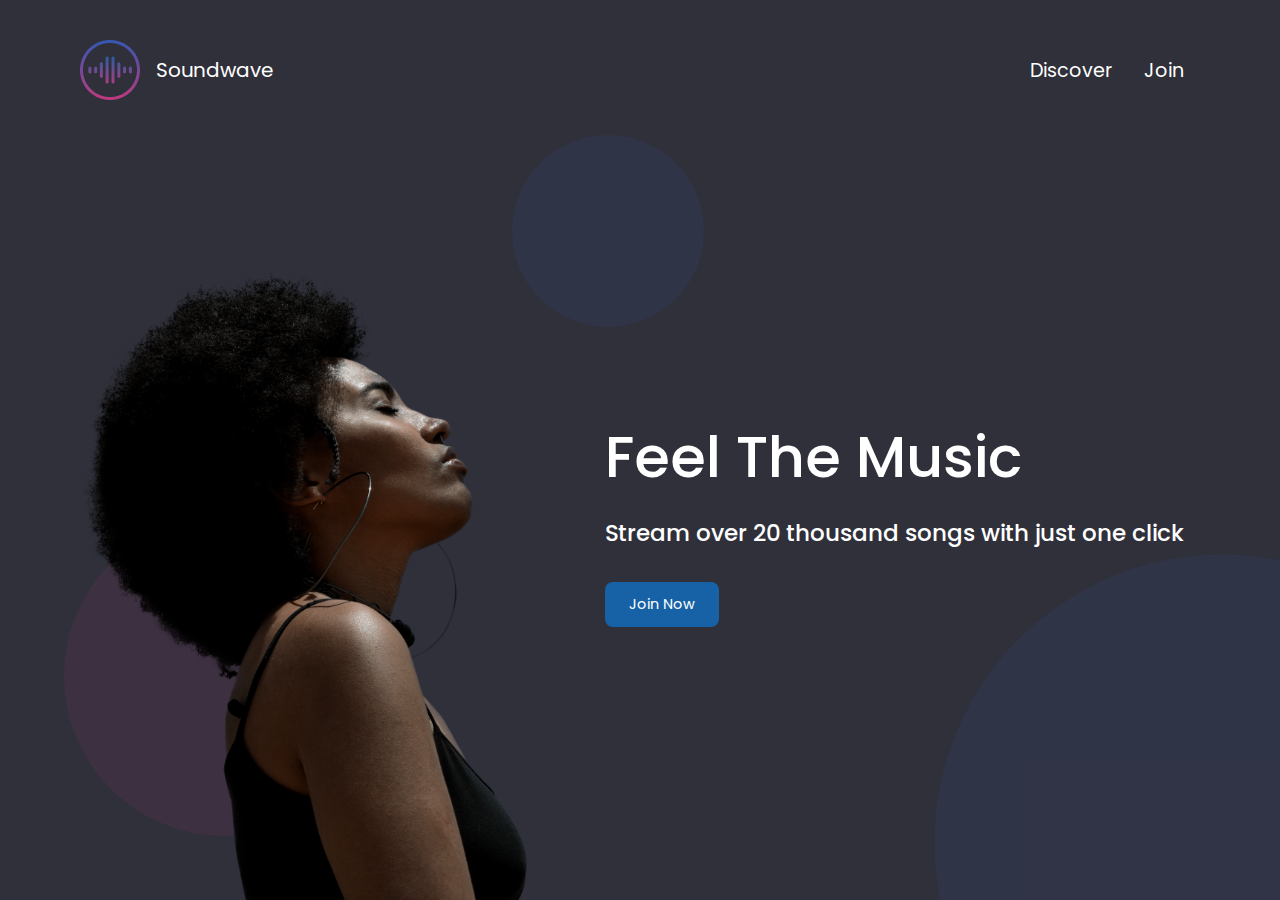
<file: index.html>
<!DOCTYPE html>
<html lang="en">
  <head>
    <meta charset="UTF-8" />
    <meta name="viewport" content="width=device-width, initial-scale=1.0" />
    <title>Soundwave</title>
    <link href="style.css" rel="stylesheet" />
    <link href="index.css" rel="stylesheet" />
  </head>
  <body class="container full-height-grow">
    <header class="main-header">
      <a href="/" class="brand-logo">
        <img src="images/logo.png" />
        <div class="brand-logo-name">Soundwave</div>
      </a>

      <nav class="main-nav">
        <ul>
          <li>
            <a href="discover.html">Discover</a>
          </li>
          <li>
            <a href="join.html">Join</a>
          </li>
        </ul>
      </nav>
    </header>
    <section class="home-main-section">
      <div class="img-wrapper">
        <div class="lady-image"></div>
      </div>
      <div class="call-to-action">
        <h1 class="title">Feel The Music</h1>
        <span class="subtitle"
          >Stream over 20 thousand songs with just one click</span
        >
        <a href="join.html" class="btn">Join Now</a>
      </div>
    </section>
    <div class="home-page-circle-1"></div>
    <div class="home-page-circle-2"></div>
    <div class="home-page-circle-3"></div>
  </body>
</html>
</file>
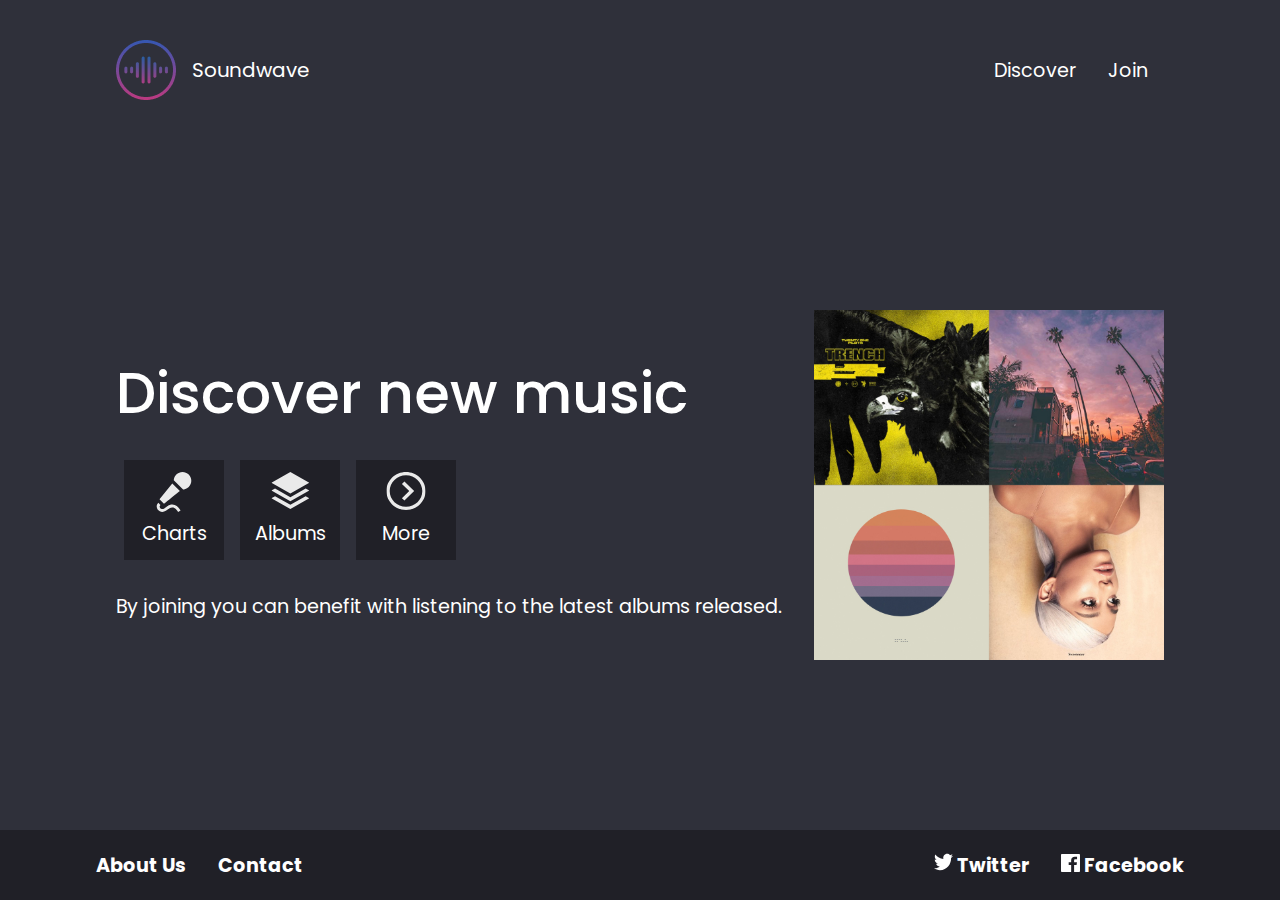
<file: discover.html>
<!DOCTYPE html>
<html lang="en">
  <head>
    <meta charset="UTF-8" />
    <meta name="viewport" content="width=device-width, initial-scale=1.0" />
    <title>Soundwave - Discover</title>
    <link href="style.css" rel="stylesheet" />
    <link href="discover.css" rel="stylesheet" />
  </head>
  <body class="full-height-grow">
    <div class="container full-height-grow">
      <header class="main-header">
        <a href="/" class="brand-logo">
          <img src="images/logo.png" />
          <div class="brand-logo-name">Soundwave</div>
        </a>

        <nav class="main-nav">
          <ul>
            <li>
              <a href="discover.html">Discover</a>
            </li>
            <li>
              <a href="join.html">Join</a>
            </li>
          </ul>
        </nav>
      </header>
      <section class="discover-main-section">
        <div class="call-to-action">
          <h1 class="title">Discover new music</h1>
          <div class="icon-section">
            <div class="icon">
              <img src="images/microphone.svg" />
              Charts
            </div>

            <div class="icon">
              <img src="images/albums.svg" />
              Albums
            </div>

            <div class="icon">
              <img src="images/more.svg" />
              More
            </div>
          </div>

          By joining you can benefit with listening to the latest albums
          released.
        </div>
        <img src="images/covers.jpg" class="covers-image" />
      </section>
    </div>
    <footer class="main-footer">
      <div class="container">
        <nav class="footer-nav">
          <ul>
            <li><a href="#">About Us</a></li>
            <li><a href="#">Contact</a></li>
          </ul>
        </nav>
        <nav class="footer-nav">
          <ul>
            <li>
              <a href="#" class="social-link"
                ><img src="images/twitter.svg" />Twitter</a
              >
            </li>
            <li>
              <a href="#" class="social-link"
                ><img src="images/facebook.svg" />Facebook</a
              >
            </li>
          </ul>
        </nav>
      </div>
    </footer>
  </body>
</html>
</file>
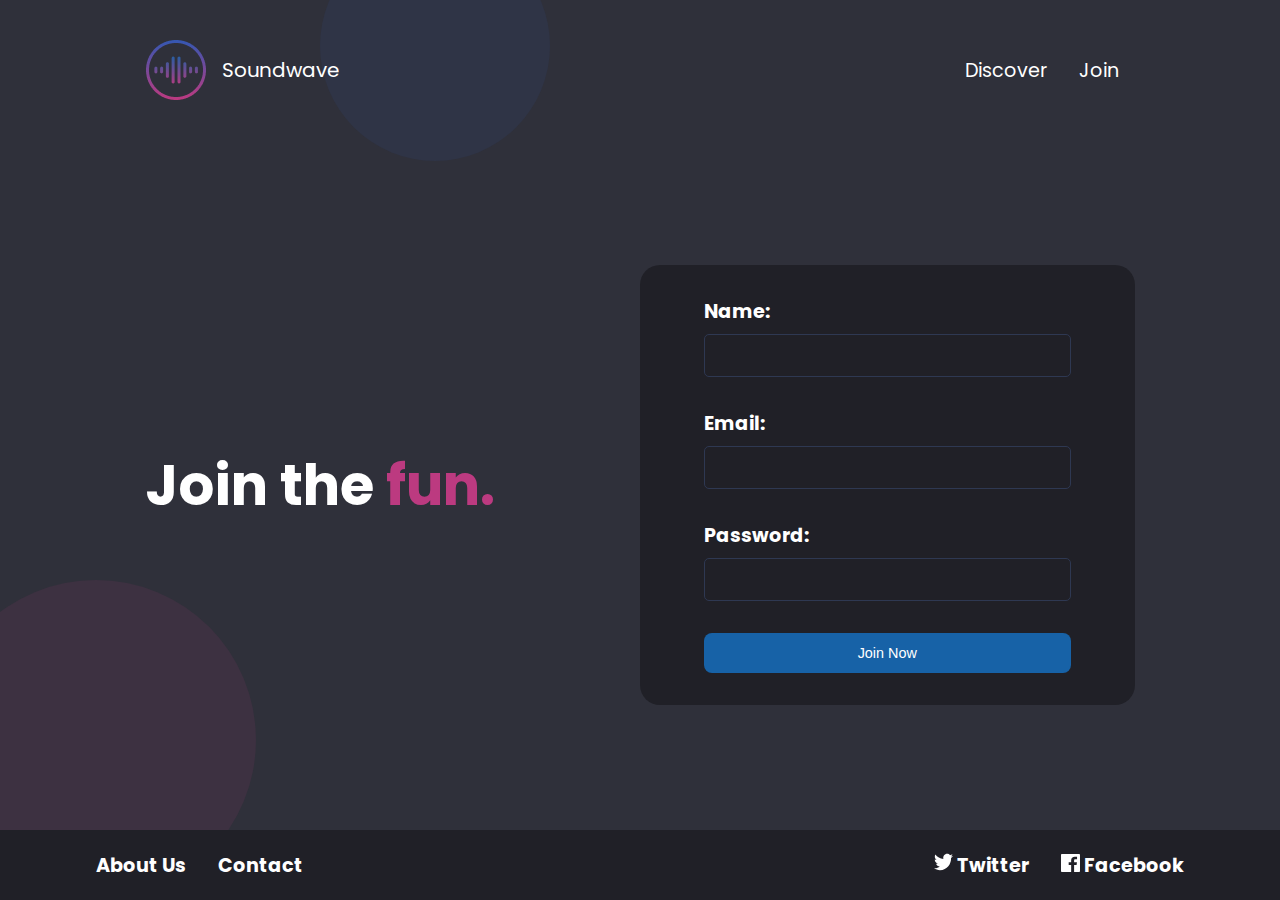
<file: join.html>
<!DOCTYPE html>
<html lang="en">
  <head>
    <meta charset="UTF-8" />
    <meta name="viewport" content="width=device-width, initial-scale=1.0" />
    <title>Soundwave - Join</title>
    <link href="style.css" rel="stylesheet" />
    <link href="join.css" rel="stylesheet" />
  </head>
  <body class="full-height-grow">
    <div class="container full-height-grow">
      <header class="main-header">
        <a href="/" class="brand-logo">
          <img src="images/logo.png" />
          <div class="brand-logo-name">Soundwave</div>
        </a>

        <nav class="main-nav">
          <ul>
            <li>
              <a href="discover.html">Discover</a>
            </li>
            <li>
              <a href="join.html">Join</a>
            </li>
          </ul>
        </nav>
      </header>

      <section class="join-main-section">
        <h1 class="join-text">
          Join the
          <span class="accent-text"> fun.</span>
        </h1>
        <form action="" class="join-form">
          <div class="input-group">
            <label>Name:</label>
            <input type="text" />
          </div>
          <div class="input-group">
            <label>Email:</label>
            <input type="email" />
          </div>
          <div class="input-group">
            <label>Password:</label>
            <input type="password" />
          </div>
          <div class="input-group">
            <button class="btn" type="submit">Join Now</button>
          </div>
        </form>
      </section>
    </div>

    <div class="join-page-circle-1"></div>
    <div class="join-page-circle-2"></div>

    <footer class="main-footer">
      <div class="container">
        <nav class="footer-nav">
          <ul>
            <li><a href="#">About Us</a></li>
            <li><a href="#">Contact</a></li>
          </ul>
        </nav>
        <nav class="footer-nav">
          <ul>
            <li>
              <a href="#" class="social-link"
                ><img src="images/twitter.svg" />Twitter</a
              >
            </li>
            <li>
              <a href="#" class="social-link"
                ><img src="images/facebook.svg" />Facebook</a
              >
            </li>
          </ul>
        </nav>
      </div>
    </footer>
  </body>
</html>
</file>
<file: style.css>
@import url("https://fonts.googleapis.com/css?family=Poppins:400,500,500");

*,
*::before,
*::after {
  box-sizing: border-box;
}

body {
  padding: 0;
  margin: 0;
  background-color: #2f303a;
  font-family: Poppins, sans-serif;
  font-size: 1.2rem;
  color: white;
  min-height: 100vh;
}

.container {
  max-width: 1200px;
  margin: 0 auto;
  padding: 0 40px;
  flex-grow: 1;
}

.full-height-grow {
  display: flex;
  flex-direction: column;
}

.brand-logo {
  display: flex;
  align-items: center;
  font-size: 1.25rem;
  color: inherit;
  text-decoration: none;
}

.brand-logo-name {
  margin-left: 1rem;
}

.main-nav ul,
.footer-nav ul {
  display: flex;
  margin: 0;
  padding: 0;
  list-style: none;
}

.main-nav a,
.footer-nav a {
  color: inherit;
  text-decoration: none;
  padding: 1rem;
}

.main-nav a:hover,
.footer-nav a:hover {
  color: #adadad;
}

.main-header,
.main-footer {
  display: flex;
  justify-content: space-between;
  align-items: center;
}

.main-header {
  height: 140px;
}

.title {
  font-weight: 500;
  font-size: 3em;
  margin-bottom: 1rem;
  margin-top: 0;
}

.subtitle {
  font-weight: 500;
  font-size: 1.2em;
  margin-bottom: 2rem;
}

.btn {
  color: white;
  background-color: #1762a7;
  padding: 0.75rem 1.5rem;
  border-radius: 0.5rem;
  text-decoration: none;
  font-size: 0.9rem;
  outline: none;
  border: none;
  cursor: pointer;
}

.btn:hover {
  background-color: #2180d8;
}

.btn:focus {
  background-color: #2796ff;
}

.main-footer {
  height: 70px;
  background-color: #202027;
  font-weight: bold;
}

.main-footer .container {
  display: flex;
  justify-content: space-between;
}

.social-link img {
  width: 1em;
  margin-right: 0.25rem;
}
</file>
<file: index.css>
.home-main-section {
  display: flex;
  align-items: stretch;
  justify-content: space-between;
  flex-grow: 1;
}

.home-main-section .img-wrapper {
  flex-grow: 1;
  flex-direction: column;
  display: flex;
  align-items: stretch;
  justify-content: flex-end;
}

.home-main-section .lady-image {
  background-image: url("images/landing-page-girl.png");
  flex-grow: 1;
  max-height: 70vh;
  min-width: 30vw;
  background-size: contain;
  background-repeat: no-repeat;
  background-position: bottom left;
}

.home-main-section .call-to-action {
  display: flex;
  flex-direction: column;
  align-items: flex-start;
  margin: 1rem;
  align-self: center;
}

@media (max-width: 900px) {
  .home-main-section .lady-image {
    display: none;
  }

  .home-main-section {
    justify-content: center;
  }
}

.home-page-circle-1 {
  position: absolute;
  width: 25vw;
  height: 25vw;
  border-radius: 50%;
  background-color: rgba(188, 58, 128, 0.1);
  bottom: 5vw;
  left: 5vw;
  z-index: -1;
}

.home-page-circle-2 {
  position: absolute;
  width: 15vw;
  height: 15vw;
  border-radius: 50%;
  background-color: rgba(52, 87, 178, 0.1);
  top: 15vh;
  left: 40vw;
  z-index: -1;
}

.home-page-circle-3 {
  position: absolute;
  overflow: hidden;
  width: 45vw;
  height: 45vw;
  bottom: 0;
  right: 0;
  z-index: -1;
}

.home-page-circle-3::before {
  content: "";
  transform: translate(40%, 40%);
  position: absolute;
  height: 100%;
  width: 100%;
  border-radius: 50%;
  background-color: rgba(52, 87, 178, 0.1);
}
</file>
<file: discover.css>
.discover-main-section {
  display: flex;
  align-items: center;
  justify-content: space-between;
  flex-grow: 1;
}

.discover-main-section .covers-image {
  width: 30vw;
  margin-left: 2rem;
  height: auto;
  max-width: 350px;
}

.icon-section {
  display: flex;
}

.icon {
  display: flex;
  flex-direction: column;
  justify-content: space-between;
  align-items: center;
  margin: 0.5rem;
  padding: 0.75rem;
  width: 100px;
  height: 100px;
  background-color: #202027;
  margin-bottom: 2rem;
}

.icon img {
  width: 40px;
}

@media (max-width: 800px) {
  .discover-main-section {
    flex-direction: column;
    justify-content: center;
  }

  .discover-main-section .covers-image {
    margin-top: 2rem;
    height: 30vh;
    width: auto;
  }
}
</file>
<file: join.css>
.join-main-section {
  display: flex;
  align-items: center;
  justify-content: space-between;
  flex-grow: 1;
}

.join-text {
  font-size: 3.5rem;
  font-weight: bold;
  margin: 0;
}

.accent-text {
  color: #bc3a80;
}

.join-form {
  background-color: #202027;
  width: 50vw;
  max-width: 50%;
  padding: 2rem 4rem;
  border-radius: 20px;
}

.input-group {
  margin-bottom: 2rem;
  display: flex;
  flex-direction: column;
}

.input-group:last-child {
  margin-bottom: 0;
}

.input-group label {
  font-weight: bold;
  margin-bottom: 0.5rem;
}

.input-group input {
  outline: none;
  background: none;
  border: 1px solid #2e3852;
  font-size: 1em;
  padding: 0.5em;
  border-radius: 5px;
}

.input-group input:focus {
  border-color: #596da0;
}

@media (max-width: 900px) {
  .join-main-section {
    flex-direction: column;
    justify-content: center;
  }

  .join-form {
    width: 80vw;
    max-width: inherit;
    margin: 2rem 0;
  }
}

.join-page-circle-1 {
  position: absolute;
  overflow: hidden;
  width: 25vw;
  height: 25vw;
  bottom: 0;
  left: 0;
  z-index: -1;
}

.join-page-circle-1::before {
  content: "";
  transform: translate(-20%);
  position: absolute;
  height: 100%;
  width: 100%;
  border-radius: 50%;
  background-color: rgba(188, 58, 128, 0.1);
}

.join-page-circle-2 {
  position: absolute;
  overflow: hidden;
  width: 18vw;
  height: 18vw;
  top: 0;
  left: 25vw;
  z-index: -1;
}

.join-page-circle-2::before {
  content: "";
  transform: translateY(-30%);
  position: absolute;
  height: 100%;
  width: 100%;
  border-radius: 50%;
  background-color: rgba(52, 87, 178, 0.1);
}
</file>
